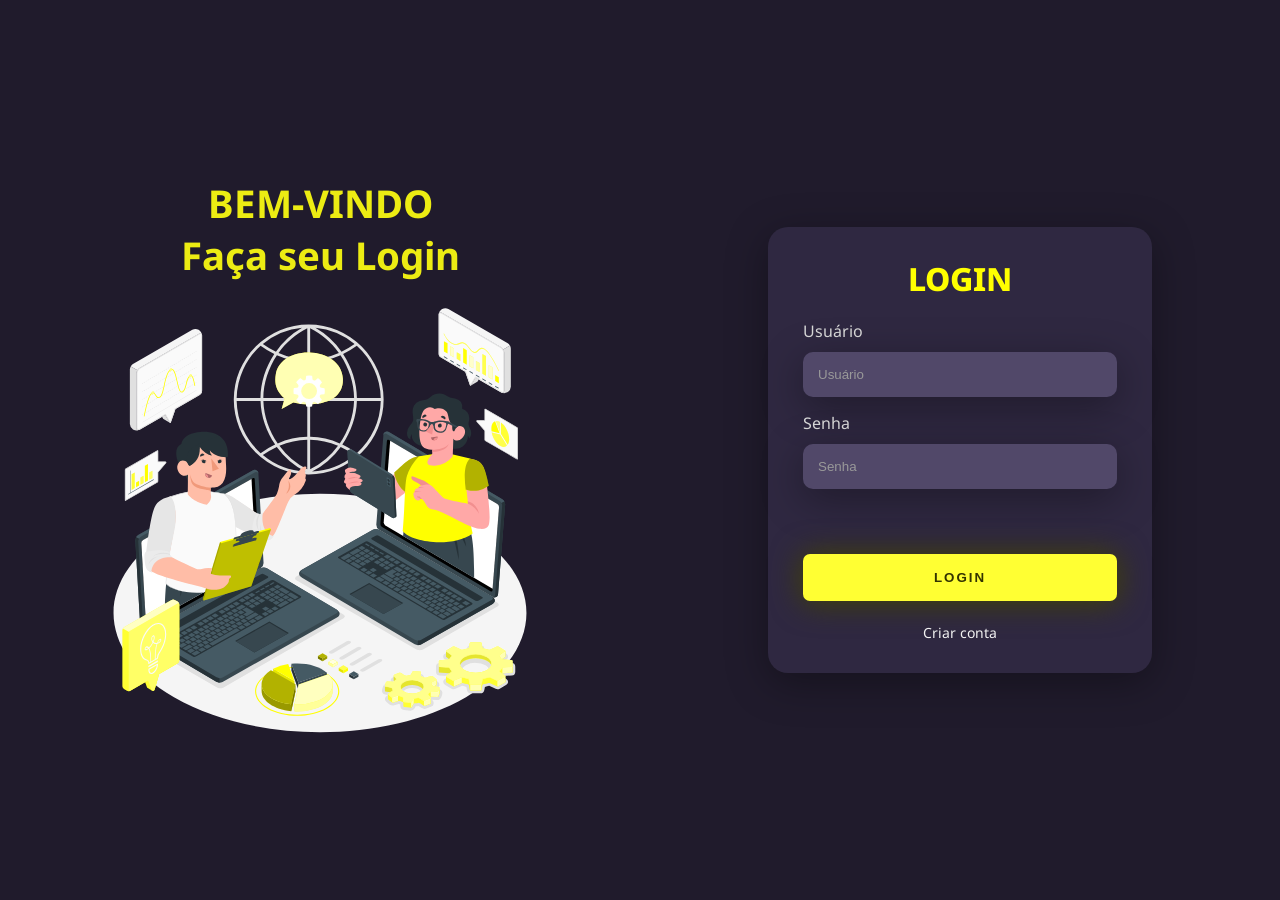
<file: index.html>
<!DOCTYPE html>
<html>
  <head>
    <!-- INDEX CRIADO SOMENTE PARA REDIRECIONAR O GITHUB PAGES PARA A PASTA 'CLIENT' -->
    
    <meta http-equiv="refresh" content="0; url='./client/'" />
  </head>
  <body></body>
</html>
</file>
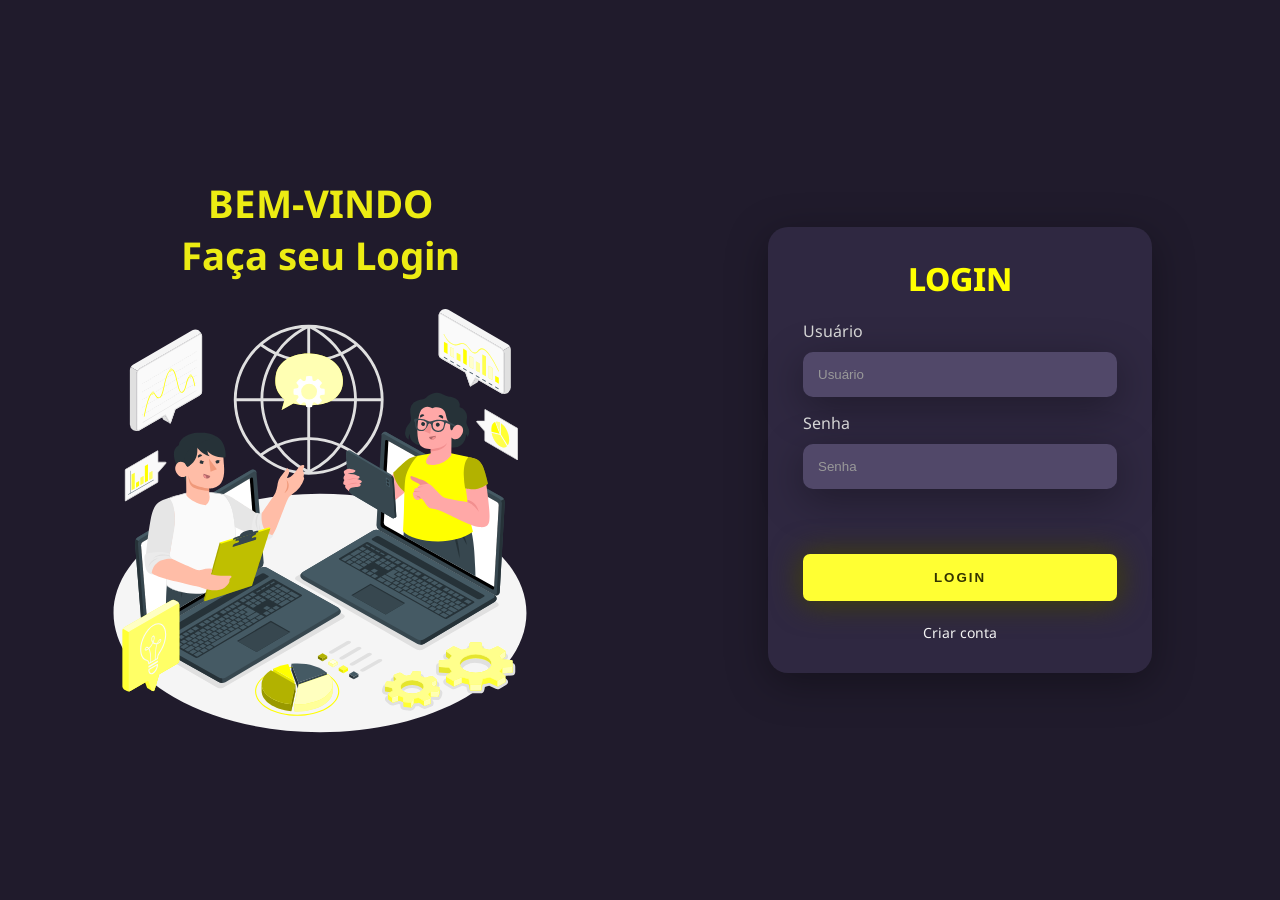
<file: client/index.html>
<!DOCTYPE html>
<html lang="en">

<head>
    <meta charset="UTF-8">
    <meta http-equiv="X-UA-Compatible" content="IE=edge">
    <meta name="viewport" content="width=device-width, initial-scale=1.0">

    <link rel="stylesheet" href="css/style.css">
    
    <script src="js/login.js" defer></script>
    
    <title>Login</title>

</head>

<body>
    <div class="main-login">
        <div class="left-login">
            <h1>BEM-VINDO<br>Faça seu Login</h1>
            <img src="assets/equipe.svg" class="left-login-image" alt="Team animation">
        </div>  
        <div class="right-login">
            <div class="card-login">
                <h1>LOGIN</h1>

                <div class="textfield">
                    <label for="usuario">Usuário</label>
                    <input 
                        type="text" 
                        id="usernameInput" 
                        name="usuario" 
                        placeholder="Usuário">
                </div>

                <div class="textfield">
                    <label for="senha">Senha</label>
                    <input 
                        type="password" 
                        id="passwordInput" 
                        name="senha"    
                        placeholder="Senha">
                </div>
                
                <p id="statusMessage" class="status-message"></p>
                <button id="loginBtn" class="btn-login">Login</button>

                <div style="margin-top: 20px; text-align: center;">
                    <a href="register.html" style="color: #f2f2f2; text-decoration: none; font-size: 14px;">Criar conta</a>
                </div>
            </div>
        </div>
    </div>

</body>

</html>
</file>
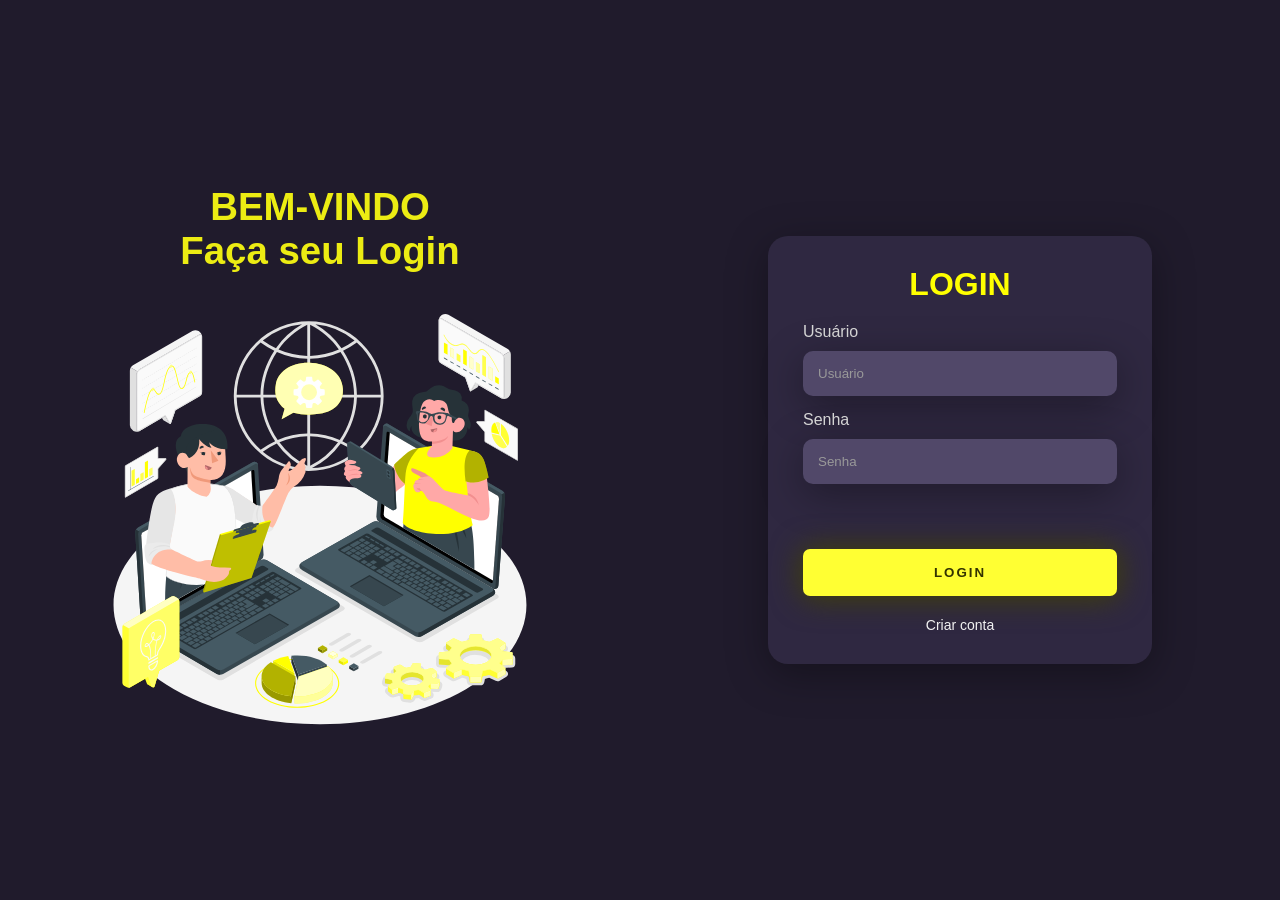
<file: dashboard.html>
<!DOCTYPE html>
<html lang="en">
<head>
    <meta charset="UTF-8">
    <meta name="viewport" content="width=device-width, initial-scale=1.0">
    <title>Dashboard</title>
    <link rel="stylesheet" href="style.css">        
</head>
<body class="dashboard-bg">
    <div class="dashboard-container">
        <div class="header-area">
            <h1 id="welcomeMessage">Carregando...</h1>
            <button id="logoutBtn" class="logout-btn">Logout</button>
        </div>

    <div class="search-area">
        <input type="text" id="searchInput" placeholder="Pesquisar anotações...">
    </div>

    <div class="input-area">
        <textarea id="noteInput" placeholder="Escreva sua nova anotação..."></textarea>
        <button id="saveNoteBtn" class="save-btn">Salvar nota</button>
    </div>

    <div id="notesContainer" class="notes-list">
        </div>
    </div>

    <script src="dashboard.js"></script>
</body>
</html>
</file>
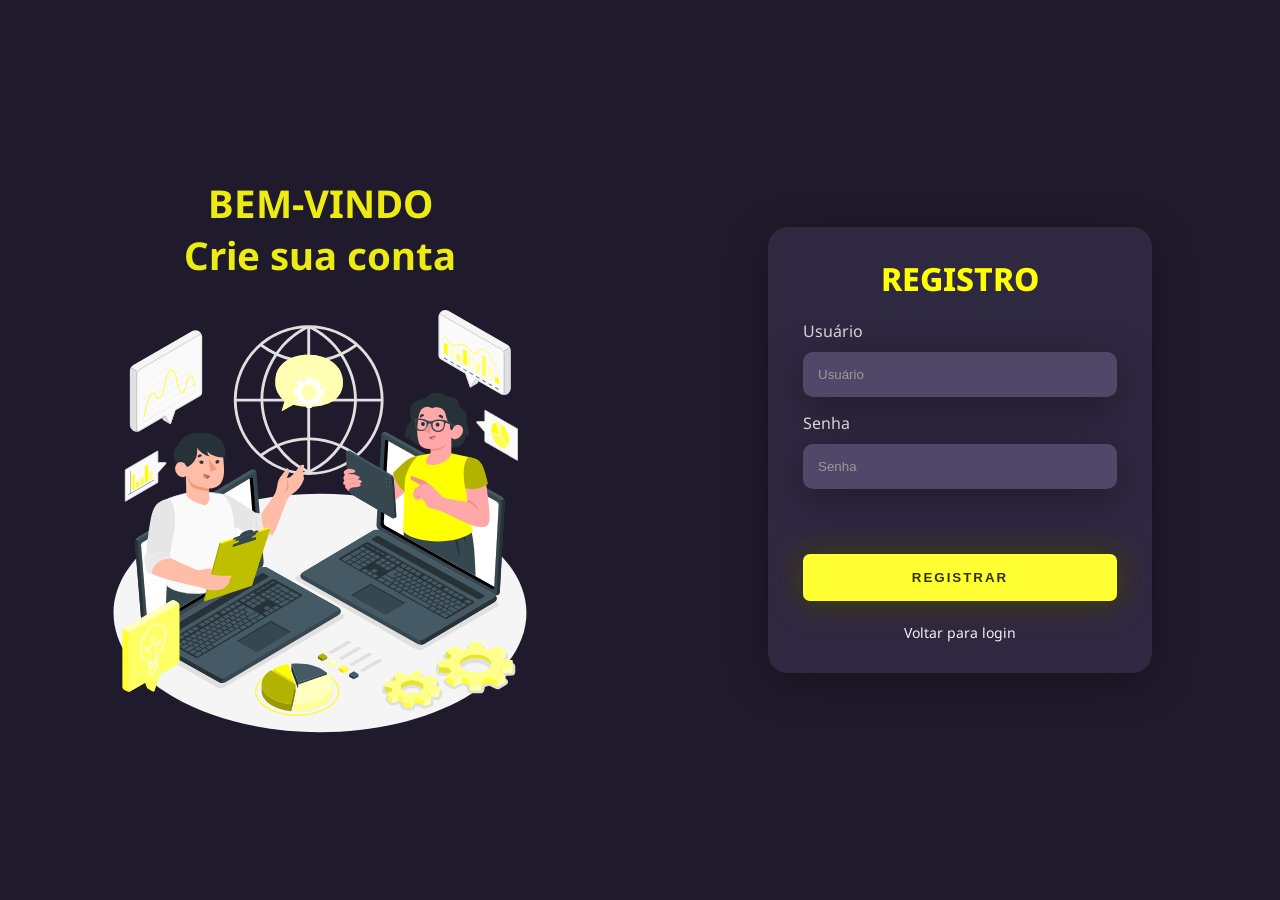
<file: register.html>
<!DOCTYPE html>
<html lang="en">

<head>
    <meta charset="UTF-8">
    <meta http-equiv="X-UA-Compatible" content="IE=edge">
    <meta name="viewport" content="width=device-width, initial-scale=1.0">
    <link rel="stylesheet" href="style.css">
    <title>Registro</title>
</head>

<body>
    <div class="main-login">
        <div class="left-login">
            <h1>BEM-VINDO<br>Crie sua conta</h1>
            <img src="equipe.svg" class="left-login-image" alt="Team animation">
        </div>
        <div class="right-login">
            <div class="card-login">
                <h1>REGISTRO</h1>

                <div class="textfield">
                    <label for="usuario">Usuário</label>
                    <input type="text" id="registerUsername" name="usuario" placeholder="Usuário">
                </div>

                <div class="textfield">
                    <label for="senha">Senha</label>
                    <input type="password" id="registerPassword" name="senha" placeholder="Senha">
                </div>
                
                <p id="statusMessage" class="status-message"></p>
                <button id="registerBtn" class="btn-login">Registrar</button>

                <div style="margin-top: 20px; text-align: center;">
                    <a href="index.html" style="color: #f2f2f2; text-decoration: none; font-size: 14px;">Voltar para login</a>
                </div>
            </div>
        </div>
    </div>

    <script>
        const existingToken = localStorage.getItem('authToken');
        if (existingToken) {
            window.location.href = 'dashboard.html';
        }

        document.addEventListener('DOMContentLoaded', () => {
            const registerBtn = document.getElementById('registerBtn');
            const registerUsernameInput = document.getElementById('registerUsername');
            const registerPasswordInput = document.getElementById('registerPassword');
            const statusMessage = document.getElementById('statusMessage');
            
            // Enable enter to login without press the button
            registerPasswordInput.addEventListener('keypress', (event) => {
                if (event.key == 'Enter') {
                    event.preventDefault(); // Avoid reloading page
                    registerBtn.click(); // Press login button when press Enter
                }
            })

            registerBtn.addEventListener('click', async (event) => {
                event.preventDefault();

                statusMessage.textContent = 'Processando...';
                statusMessage.className = 'status-message';

                const requestBody = {
                    username: registerUsernameInput.value,
                    password: registerPasswordInput.value
                };

                try {
                    const response = await fetch('https://api-login-page-g9da.onrender.com/api/register', {
                        method: 'POST',
                        headers: {
                            'Content-type': 'application/json'
                        },
                        body: JSON.stringify(requestBody)
                    });

                    const responseData = await response.json();

                    if (response.ok) {
                        statusMessage.textContent = 'Conta criada! Redirecionando para página de login...';
                        statusMessage.className = 'status-message sucess-text';

                        setTimeout(() => {
                            window.location.href = 'index.html';
                        }, 1500);
                    } else{
                        statusMessage.textContent = responseData.error;
                        statusMessage.className = 'status-message error-text';
                    }
                } catch (error){
                    console.error('Connection error: ', error);
                    statusMessage.textContent = 'Falha ao conectar com o servidor.';
                    statusMessage.className = 'status-message error-text';
                }
            });
        });
    </script>
</body>

</html>
</file>
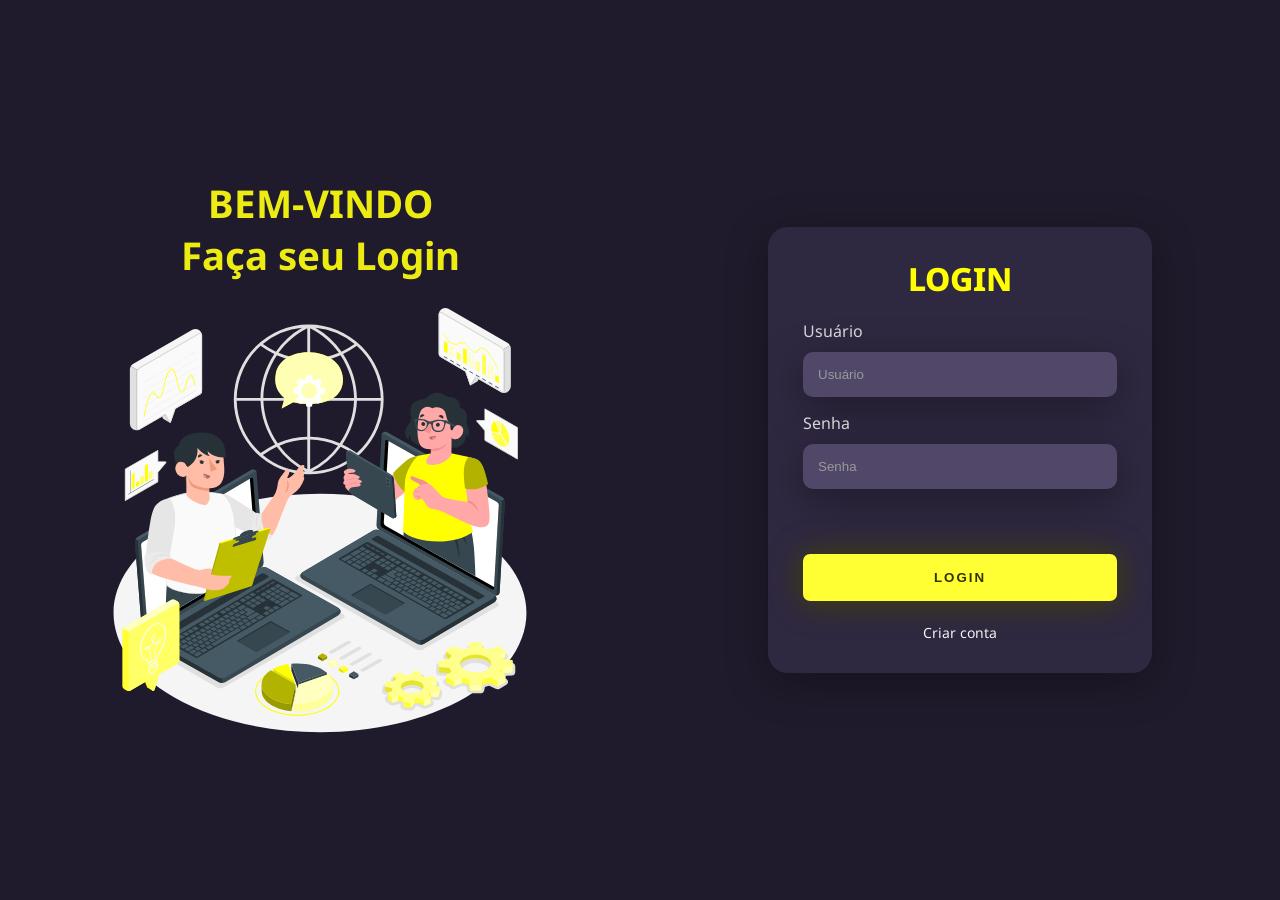
<file: client/dashboard.html>
<!DOCTYPE html>
<html lang="en">
<head>
    <meta charset="UTF-8">
    <meta name="viewport" content="width=device-width, initial-scale=1.0">
    <title>Dashboard</title>
    <link rel="stylesheet" href="css/style.css">        
</head>
<body class="dashboard-bg">
    <div class="dashboard-container">
        <div class="header-area">
            <h1 id="welcomeMessage">Carregando...</h1>
            <button id="logoutBtn" class="logout-btn">Logout</button>
        </div>

    <div class="search-area">
        <input type="text" id="searchInput" placeholder="Pesquisar anotações...">
    </div>

    <div class="input-area">
        <textarea id="noteInput" placeholder="Escreva sua nova anotação..."></textarea>
        <button id="saveNoteBtn" class="save-btn">Salvar nota</button>
    </div>

    <div id="notesContainer" class="notes-list">
        </div>
    </div>

    <script src="js/dashboard.js"></script>
</body>
</html>
</file>
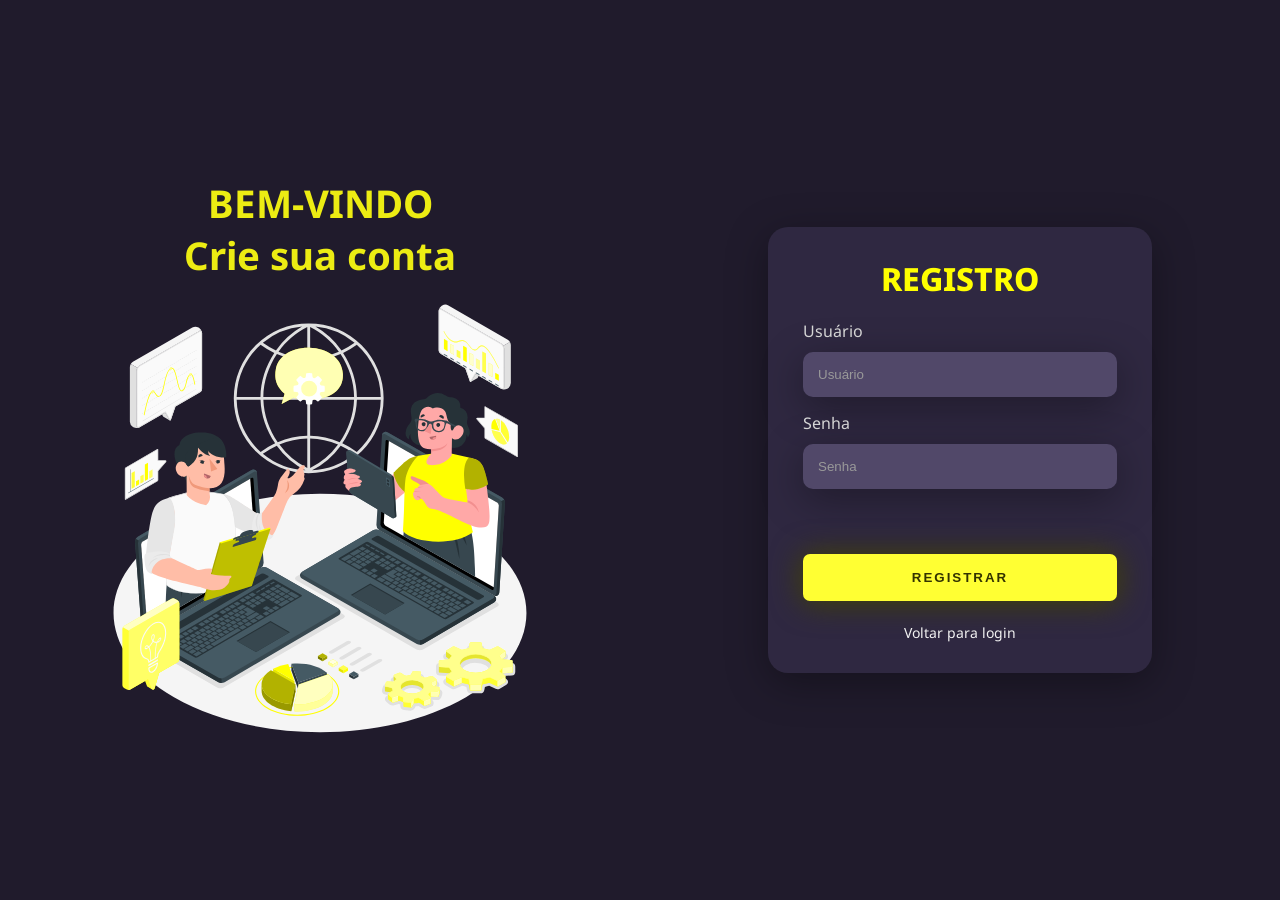
<file: client/register.html>
<!DOCTYPE html>
<html lang="en">

<head>
    <meta charset="UTF-8">
    <meta http-equiv="X-UA-Compatible" content="IE=edge">
    <meta name="viewport" content="width=device-width, initial-scale=1.0">
    <link rel="stylesheet" href="css/style.css">
    <title>Registro</title>
</head>

<body>
    <div class="main-login">
        <div class="left-login">
            <h1>BEM-VINDO<br>Crie sua conta</h1>
            <img src="assets/equipe.svg" class="left-login-image" alt="Team animation">
        </div>
        <div class="right-login">
            <div class="card-login">
                <h1>REGISTRO</h1>

                <div class="textfield">
                    <label for="usuario">Usuário</label>
                    <input type="text" id="registerUsername" name="usuario" placeholder="Usuário">
                </div>

                <div class="textfield">
                    <label for="senha">Senha</label>
                    <input type="password" id="registerPassword" name="senha" placeholder="Senha">
                </div>
                
                <p id="statusMessage" class="status-message"></p>
                <button id="registerBtn" class="btn-login">Registrar</button>

                <div style="margin-top: 20px; text-align: center;">
                    <a href="index.html" style="color: #f2f2f2; text-decoration: none; font-size: 14px;">Voltar para login</a>
                </div>
            </div>
        </div>
    </div>

    <script>
        const existingToken = localStorage.getItem('authToken');
        if (existingToken) {
            window.location.href = 'dashboard.html';
        }

        document.addEventListener('DOMContentLoaded', () => {
            const registerBtn = document.getElementById('registerBtn');
            const registerUsernameInput = document.getElementById('registerUsername');
            const registerPasswordInput = document.getElementById('registerPassword');
            const statusMessage = document.getElementById('statusMessage');
            
            // Enable enter to login without press the button
            registerPasswordInput.addEventListener('keypress', (event) => {
                if (event.key == 'Enter') {
                    event.preventDefault(); // Avoid reloading page
                    registerBtn.click(); // Press login button when press Enter
                }
            })

            registerBtn.addEventListener('click', async (event) => {
                event.preventDefault();

                statusMessage.textContent = 'Processando...';
                statusMessage.className = 'status-message';

                const requestBody = {
                    username: registerUsernameInput.value,
                    password: registerPasswordInput.value
                };

                try {
                    const response = await fetch('https://api-login-page-g9da.onrender.com/api/register', {
                        method: 'POST',
                        headers: {
                            'Content-type': 'application/json'
                        },
                        body: JSON.stringify(requestBody)
                    });

                    const responseData = await response.json();

                    if (response.ok) {
                        statusMessage.textContent = 'Conta criada! Redirecionando para página de login...';
                        statusMessage.className = 'status-message sucess-text';

                        setTimeout(() => {
                            window.location.href = 'index.html';
                        }, 1500);
                    } else{
                        statusMessage.textContent = responseData.error;
                        statusMessage.className = 'status-message error-text';
                    }
                } catch (error){
                    console.error('Connection error: ', error);
                    statusMessage.textContent = 'Falha ao conectar com o servidor.';
                    statusMessage.className = 'status-message error-text';
                }
            });
        });
    </script>
</body>

</html>
</file>
<file: client/css/style.css>
@import url('https://fonts.googleapis.com/css2?family=Noto+Sans:wght@400;700;800&display=swap');

body {
    margin: 0;
    font-family: 'Noto Sans', sans-serif;
}

body * {
    box-sizing: border-box;
}

.main-login {
    width: 100vw;
    height: 100vh;
    background: #201b2c;
    display: flex;
    justify-content: center;
    align-items: center;
}

.left-login {
    width: 50vw;
    height: 100vh;
    display: flex;
    justify-content: center;
    align-items: center;
    flex-direction: column;
}

.left-login > h1 {
    color: #ecec13;
    font-size: 3vw;
    text-align: center;
    margin-bottom: 20px;
}

.left-login-image {
    width: 35vw;
}

.right-login {
    width: 50vw;
    height: 100vh;
    display: flex;
    justify-content: center;
    align-items: center;
}

.card-login {
    width: 60%;
    display: flex;
    justify-content: center;
    align-items: center;
    flex-direction: column;
    padding: 30px 35px;
    background: #2f2841;
    border-radius: 20px;
    box-shadow: 0px 10px 40px #00000056;
}

.card-login > h1 {
    color: #ffff00;
    font-weight: 800;
    margin: 0;
    margin-bottom: 20px;
}

.textfield {
    width: 100%;
    display: flex;
    flex-direction: column;
    align-items: flex-start;
    justify-content: center;
    margin-bottom: 15px;
}

.textfield > input {
    width: 100%;
    border: none;
    border-radius: 10px;
    padding: 15px;
    background: #514869;
    color: #d9d9d9;
    box-shadow: 0px 10px 40px #00000056;
    outline: none;
}

.textfield > label {
    color: #d9d9d9;
    margin-bottom: 10px;
}

.textfield > input::placeholder {
    color: #999999;
}

.btn-login {
    width: 100%;
    padding: 16px 0px;
    margin-top: 15px;
    border: none;
    border-radius: 7px;
    outline: none;
    text-transform: uppercase;
    font-weight: 800;
    letter-spacing: 2px;
    color: #333300;
    background: #ffff33;
    cursor: pointer;
    box-shadow: 0px 1px 30px 1px #424203;
}

.back-link {
    color: #f2f2f2;
    text-decoration: none;
    font-size: 14px;
    margin-top: 20px;
}

.back-link:hover {
    color: #ffff33;
    text-decoration: underline;
}

.status-message {
    width: 100%;
    text-align: center;
    font-size: 14px;
    font-weight: bold;
    margin-top: 10px;
    margin-bottom: 5px;
    min-height: 20px;
}

.error-text {
    color: #ff4c4c
}

.sucess-text{
    color: #4caf50;
}

.dashboard-container {
    background: #2f2841;
    padding: 40px;
    border-radius: 20px;
    box-shadow: 0px 10px 40px #00000056;
    width: 80%;
    max-width: 600px;
    display: flex;
    flex-direction: column;
    margin: 40px auto; /* Centraliza a caixa roxa na tela */
}

.header-area {
    display: flex;
    justify-content: space-between;
    align-items: center;
    border-bottom: 1px solid #514869;
    padding-bottom: 15px;
    margin-bottom: 20px;
}

.dashboard-container h1 {
    color: #ffff00;
    margin: 0;
    font-size: 24px;
}

.logout-btn {
    padding: 8px 15px;
    border: none;
    border-radius: 5px;
    background: #ff4c4c;
    color: white;
    font-weight: bold;
    cursor: pointer;
}

.input-area {
    display: flex;
    flex-direction: column;
    gap: 10px;
    margin-bottom: 30px;
}

.input-area textarea {
    width: 100%;
    border: none;
    border-radius: 10px;
    padding: 15px;
    background: #514869;
    color: #d9d9d9;
    box-sizing: border-box;
    outline: none;
    resize: vertical;
    min-height: 80px;
    font-family: 'Noto Sans', sans-serif;
}

.input-area textarea::placeholder {
    color: #999999;
}

.save-btn {
    align-self: flex-end;
    padding: 10px 20px;
    border: none;
    border-radius: 7px;
    background: #ffff33;
    color: #333300;
    font-weight: bold;
    cursor: pointer;
}

.notes-list {
    display: flex;
    flex-direction: column;
    gap: 15px;
    max-height: 300px;
    overflow-y: auto;
}

.note-card {
    background: #514869;
    padding: 15px;
    border-radius: 10px;
    display: flex;
    flex-direction: column;
}

.note-header {
    display: flex;
    justify-content: space-between;
    align-items: center;
    margin-bottom: 5px;
}

.note-date {
    font-size: 12px;
    color: #b3b3b3;
}

.btn-group {
    display: flex;
    gap: 5px;
}

.edit-btn {
    background: #4ca6ff;
    color: white;
    border: none;
    border-radius: 4px;
    padding: 4px 8px;
    font-size: 12px;
    cursor: pointer;
    font-weight: bold;
}

.edit-btn:hover {
    background: #3388ff;
}

.delete-btn {
    background: #ff4c4c;
    color: white;
    border: none;
    border-radius: 4px;
    padding: 4px 8px;
    font-size: 12px;
    cursor: pointer;
    font-weight: bold;
}

.delete-btn:hover {
    background: #e60000;
}

.note-content {
    margin: 0;
    line-height: 1.4;
    margin-top: 5px;
}

.dashboard-bg {
    margin: 0;
    font-family: 'Noto Sans', sans-serif;
    background: #201b2c;
    color: #d9d9d9;
    display: flex;
    justify-content: center;
    align-items: center;
    height: 100vh;
    flex-direction: column;
}

.search-area {
    margin-bottom: 20px;
    width: 100%;
}

#searchInput{
    width: 100%;
    border: none;
    border-radius: 10px;
    padding: 12px 15px;
    background: #413859;
    color: #d9d9d9;
    box-sizing: border-box;
    outline: none;
    font-family: 'Noto Sans', sans-serif;
}

#searchInput::placeholder {
    color: #999999;
}

@media only screen and (max-width: 950px){
    .card-login {
        width: 85%;
    }
    .left-login-image {
        width: 45vw;
    }
}

@media only screen and (max-width: 600px) {
    .main-login {
        flex-direction: column;
    }
    .left-login {
        display: none;
    }
    .right-login {
        width: 100%;
        height: 100vh;
    }
    .card-login {
        width: 90%;
    }
}
</file>
<file: style.css>
@import url('https://fonts.googleapis.com/css2?family=Noto+Sans:wght@400;700;800&display=swap');

body {
    margin: 0;
    font-family: 'Noto Sans', sans-serif;
}

body * {
    box-sizing: border-box;
}

.main-login {
    width: 100vw;
    height: 100vh;
    background: #201b2c;
    display: flex;
    justify-content: center;
    align-items: center;
}

.left-login {
    width: 50vw;
    height: 100vh;
    display: flex;
    justify-content: center;
    align-items: center;
    flex-direction: column;
}

.left-login > h1 {
    color: #ecec13;
    font-size: 3vw;
    text-align: center;
    margin-bottom: 20px;
}

.left-login-image {
    width: 35vw;
}

.right-login {
    width: 50vw;
    height: 100vh;
    display: flex;
    justify-content: center;
    align-items: center;
}

.card-login {
    width: 60%;
    display: flex;
    justify-content: center;
    align-items: center;
    flex-direction: column;
    padding: 30px 35px;
    background: #2f2841;
    border-radius: 20px;
    box-shadow: 0px 10px 40px #00000056;
}

.card-login > h1 {
    color: #ffff00;
    font-weight: 800;
    margin: 0;
    margin-bottom: 20px;
}

.textfield {
    width: 100%;
    display: flex;
    flex-direction: column;
    align-items: flex-start;
    justify-content: center;
    margin-bottom: 15px;
}

.textfield > input {
    width: 100%;
    border: none;
    border-radius: 10px;
    padding: 15px;
    background: #514869;
    color: #d9d9d9;
    box-shadow: 0px 10px 40px #00000056;
    outline: none;
}

.textfield > label {
    color: #d9d9d9;
    margin-bottom: 10px;
}

.textfield > input::placeholder {
    color: #999999;
}

.btn-login {
    width: 100%;
    padding: 16px 0px;
    margin-top: 15px;
    border: none;
    border-radius: 7px;
    outline: none;
    text-transform: uppercase;
    font-weight: 800;
    letter-spacing: 2px;
    color: #333300;
    background: #ffff33;
    cursor: pointer;
    box-shadow: 0px 1px 30px 1px #424203;
}

.back-link {
    color: #f2f2f2;
    text-decoration: none;
    font-size: 14px;
    margin-top: 20px;
}

.back-link:hover {
    color: #ffff33;
    text-decoration: underline;
}

.status-message {
    width: 100%;
    text-align: center;
    font-size: 14px;
    font-weight: bold;
    margin-top: 10px;
    margin-bottom: 5px;
    min-height: 20px;
}

.error-text {
    color: #ff4c4c
}

.sucess-text{
    color: #4caf50;
}

.dashboard-container {
    background: #2f2841;
    padding: 40px;
    border-radius: 20px;
    box-shadow: 0px 10px 40px #00000056;
    width: 80%;
    max-width: 600px;
    display: flex;
    flex-direction: column;
    margin: 40px auto; /* Centraliza a caixa roxa na tela */
}

.header-area {
    display: flex;
    justify-content: space-between;
    align-items: center;
    border-bottom: 1px solid #514869;
    padding-bottom: 15px;
    margin-bottom: 20px;
}

.dashboard-container h1 {
    color: #ffff00;
    margin: 0;
    font-size: 24px;
}

.logout-btn {
    padding: 8px 15px;
    border: none;
    border-radius: 5px;
    background: #ff4c4c;
    color: white;
    font-weight: bold;
    cursor: pointer;
}

.input-area {
    display: flex;
    flex-direction: column;
    gap: 10px;
    margin-bottom: 30px;
}

.input-area textarea {
    width: 100%;
    border: none;
    border-radius: 10px;
    padding: 15px;
    background: #514869;
    color: #d9d9d9;
    box-sizing: border-box;
    outline: none;
    resize: vertical;
    min-height: 80px;
    font-family: 'Noto Sans', sans-serif;
}

.input-area textarea::placeholder {
    color: #999999;
}

.save-btn {
    align-self: flex-end;
    padding: 10px 20px;
    border: none;
    border-radius: 7px;
    background: #ffff33;
    color: #333300;
    font-weight: bold;
    cursor: pointer;
}

.notes-list {
    display: flex;
    flex-direction: column;
    gap: 15px;
    max-height: 300px;
    overflow-y: auto;
}

.note-card {
    background: #514869;
    padding: 15px;
    border-radius: 10px;
    display: flex;
    flex-direction: column;
}

.note-header {
    display: flex;
    justify-content: space-between;
    align-items: center;
    margin-bottom: 5px;
}

.note-date {
    font-size: 12px;
    color: #b3b3b3;
}

.btn-group {
    display: flex;
    gap: 5px;
}

.edit-btn {
    background: #4ca6ff;
    color: white;
    border: none;
    border-radius: 4px;
    padding: 4px 8px;
    font-size: 12px;
    cursor: pointer;
    font-weight: bold;
}

.edit-btn:hover {
    background: #3388ff;
}

.delete-btn {
    background: #ff4c4c;
    color: white;
    border: none;
    border-radius: 4px;
    padding: 4px 8px;
    font-size: 12px;
    cursor: pointer;
    font-weight: bold;
}

.delete-btn:hover {
    background: #e60000;
}

.note-content {
    margin: 0;
    line-height: 1.4;
    margin-top: 5px;
}

.dashboard-bg {
    margin: 0;
    font-family: 'Noto Sans', sans-serif;
    background: #201b2c;
    color: #d9d9d9;
    display: flex;
    justify-content: center;
    align-items: center;
    height: 100vh;
    flex-direction: column;
}

.search-area {
    margin-bottom: 20px;
    width: 100%;
}

#searchInput{
    width: 100%;
    border: none;
    border-radius: 10px;
    padding: 12px 15px;
    background: #413859;
    color: #d9d9d9;
    box-sizing: border-box;
    outline: none;
    font-family: 'Noto Sans', sans-serif;
}

#searchInput::placeholder {
    color: #999999;
}

@media only screen and (max-width: 950px){
    .card-login {
        width: 85%;
    }
    .left-login-image {
        width: 45vw;
    }
}

@media only screen and (max-width: 600px) {
    .main-login {
        flex-direction: column;
    }
    .left-login {
        display: none;
    }
    .right-login {
        width: 100%;
        height: 100vh;
    }
    .card-login {
        width: 90%;
    }
}
</file>
